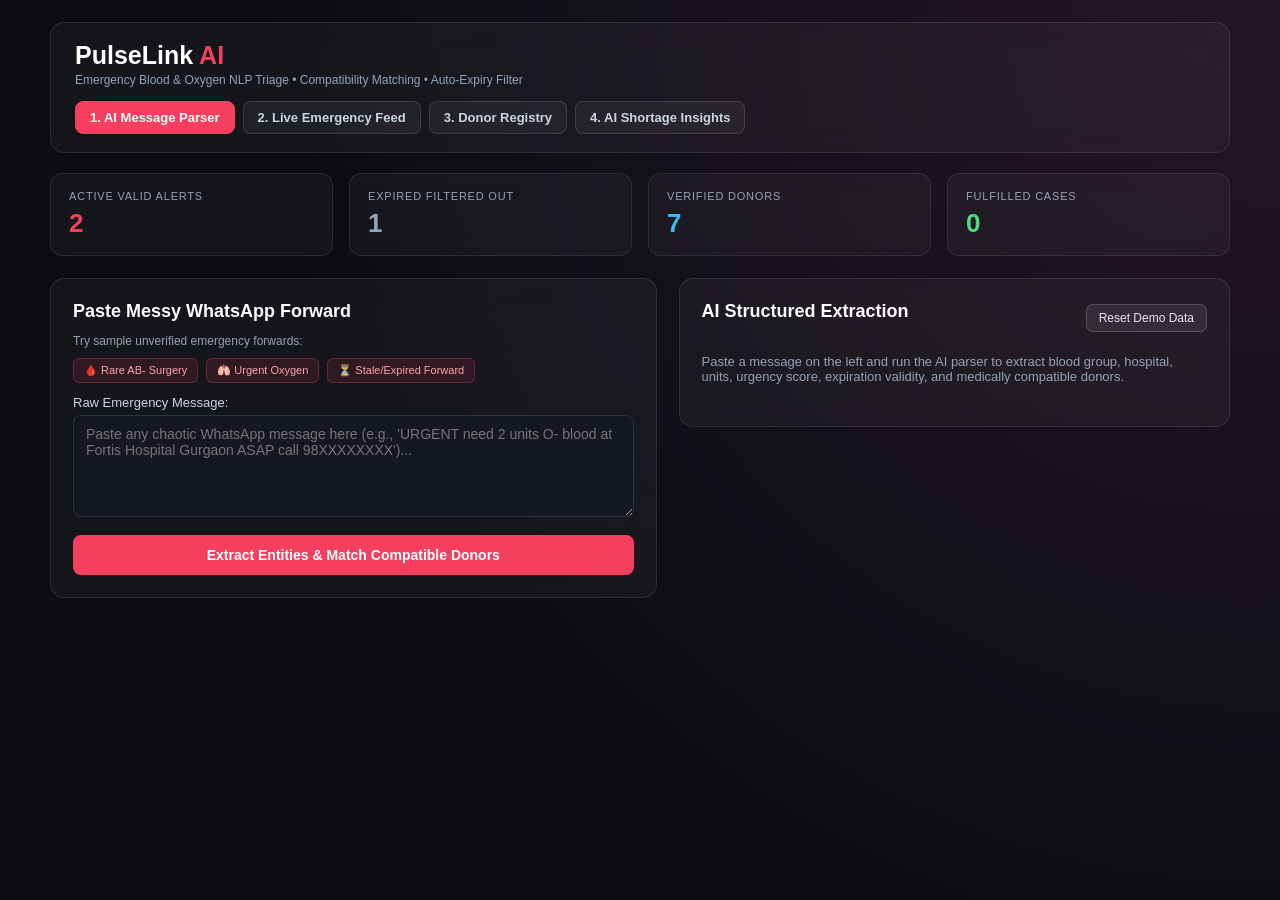
<file: Index.html>
<!DOCTYPE html>
<html lang="en">
<head>
  <meta charset="UTF-8">
  <meta name="viewport" content="width=device-width, initial-scale=1.0">
  <title>PulseLink AI — Emergency Message Parser</title>
  <link rel="stylesheet" href="style.css">
  <script src="https://code.jquery.com/jquery-3.7.1.min.js"></script>
  <script src="ai-engine.js"></script>
</head>
<body>
  <div class="main_container">
    
    <!-- Shared Header -->
    <div class="header_box">
      <div>
        <h1 class="brand_title">PulseLink <span>AI</span></h1>
        <p class="brand_sub">Emergency Blood & Oxygen NLP Triage • Compatibility Matching • Auto-Expiry Filter</p>
      </div>
      <nav class="nav_links">
        <a href="index.html" class="active_page">1. AI Message Parser</a>
        <a href="feed.html">2. Live Emergency Feed</a>
        <a href="donors.html">3. Donor Registry</a>
        <a href="insights.html">4. AI Shortage Insights</a>
      </nav>
    </div>

    <!-- Top KPI Strip -->
    <div class="stats_row">
      <div class="stat_box">
        <p class="stat_label">Active Valid Alerts</p>
        <h2 id="kpi_active" style="color:#f43f5e;">0</h2>
      </div>
      <div class="stat_box">
        <p class="stat_label">Expired Filtered Out</p>
        <h2 id="kpi_expired" style="color:#94a3b8;">0</h2>
      </div>
      <div class="stat_box">
        <p class="stat_label">Verified Donors</p>
        <h2 id="kpi_donors" style="color:#38bdf8;">0</h2>
      </div>
      <div class="stat_box">
        <p class="stat_label">Fulfilled Cases</p>
        <h2 id="kpi_solved" style="color:#4ade80;">0</h2>
      </div>
    </div>

    <!-- Main Content -->
    <div class="grid_two">
      
      <!-- Left: Messy WhatsApp Input -->
      <div class="panel_card">
        <h3 class="section_title">Paste Messy WhatsApp Forward</h3>
        <p style="font-size:12px; color:#94a3b8; margin-bottom:10px;">Try sample unverified emergency forwards:</p>
        
        <div class="preset_row">
          <button type="button" class="preset_btn" data-sample="rare">🩸 Rare AB- Surgery</button>
          <button type="button" class="preset_btn" data-sample="oxygen">🫁 Urgent Oxygen</button>
          <button type="button" class="preset_btn" data-sample="expired">⏳ Stale/Expired Forward</button>
        </div>

        <label class="input_label">Raw Emergency Message:</label>
        <textarea id="raw_whatsapp_input" rows="5" placeholder="Paste any chaotic WhatsApp message here (e.g., 'URGENT need 2 units O- blood at Fortis Hospital Gurgaon ASAP call 98XXXXXXXX')..."></textarea>

        <button id="btn_parse_ai" class="btn_primary">Extract Entities & Match Compatible Donors</button>
      </div>

      <!-- Right: Structured AI Output + Matched Donors -->
      <div class="panel_card">
        <div style="display:flex; justify-content:space-between; align-items:center;">
          <h3 class="section_title">AI Structured Extraction</h3>
          <button id="btn_reset_all" class="btn_secondary">Reset Demo Data</button>
        </div>

        <div id="parser_placeholder" style="color:#94a3b8; font-size:13px; padding:20px 0;">
          Paste a message on the left and run the AI parser to extract blood group, hospital, units, urgency score, expiration validity, and medically compatible donors.
        </div>

        <div id="ai_parsed_output" style="display:none;">
          <div class="ai_box">
            <div style="display:flex; justify-content:space-between; align-items:center; margin-bottom:8px;">
              <strong style="color:#fda4af; font-size:15px;" id="out_title"></strong>
              <span id="out_badge" class="badge_critical"></span>
            </div>
            <p id="out_details"></p>
            <div class="chip_row" id="out_chips"></div>
          </div>

          <h4 style="margin-top:16px; margin-bottom:8px; font-size:14px; color:#38bdf8;">
            Auto-Matched Compatible Donors (<span id="match_count">0</span>):
          </h4>
          <div id="matched_donors_list"></div>

          <button id="btn_publish_feed" class="btn_primary" style="background:#38bdf8; color:#0b0d12;">
            Publish Verified Card to Live Emergency Feed →
          </button>
        </div>
      </div>

    </div>
  </div>

  <script>
    $(document).ready(function() {
      var latestParsed = null;
      var latestRaw = "";

      function updateStats() {
        var allReqs = PulseAI.getRequests();
        var validActive = PulseAI.filterValidRequests(allReqs, false).filter(function(r) { return r.status === "Active"; });
        var expiredCount = allReqs.filter(function(r) { return r.expiresAt < Date.now(); }).length;
        var solvedCount = allReqs.filter(function(r) { return r.status === "Fulfilled"; }).length;

        $("#kpi_active").text(validActive.length);
        $("#kpi_expired").text(expiredCount);
        $("#kpi_donors").text(PulseAI.getDonors().length);
        $("#kpi_solved").text(solvedCount);
      }

      // Sample WhatsApp Forwards (Anonymized with letters & 98XXXXXXXX)
      $(".preset_btn").click(function() {
        var type = $(this).data("sample");
        if (type === "rare") {
          $("#raw_whatsapp_input").val("URGENT!! Accident victim needs 3 units AB- blood immediately at Max Hospital Gurgaon. Family in panic please forward! Call K 98XXXXXXXX ASAP");
        } else if (type === "oxygen") {
          $("#raw_whatsapp_input").val("CRITICAL: Senior citizen SpO2 dropping fast at Sector 49 Gurgaon, need 1 oxygen cylinder immediately! Contact L 98XXXXXXXX");
        } else if (type === "expired") {
          $("#raw_whatsapp_input").val("Forwarded many times: Needed 2 units O+ blood at Civil Hospital yesterday morning, call M 98XXXXXXXX");
        }
      });

      // Run AI NLP Parser
      $("#btn_parse_ai").click(function() {
        var raw = $("#raw_whatsapp_input").val().trim();
        if (!raw) {
          alert("Please paste an emergency message first.");
          return;
        }

        latestRaw = raw;
        latestParsed = PulseAI.parseEmergencyMessage(raw);
        var matches = PulseAI.findCompatibleDonors(latestParsed.resourceType, latestParsed.bloodGroup);

        $("#parser_placeholder").hide();
        $("#ai_parsed_output").fadeIn();

        $("#out_title").text(latestParsed.resourceType + (latestParsed.bloodGroup !== "N/A" ? " (" + latestParsed.bloodGroup + ")" : ""));
        $("#out_badge")
          .attr("class", latestParsed.isExpired ? "badge_expired" : (latestParsed.priority === "Critical" ? "badge_critical" : "badge_moderate"))
          .text(latestParsed.isExpired ? "EXPIRED FORWARD" : latestParsed.priority + " • " + latestParsed.urgencyScore + "% Risk");

        $("#out_details").html(
          "<b>Hospital / Location:</b> " + latestParsed.hospital + "<br>" +
          "<b>Contact:</b> " + latestParsed.phone + " • <b>AI Extraction Confidence:</b> " + latestParsed.confidence + "%"
        );

        $("#out_chips").html(
          "<span class='info_chip'>Quantity: " + latestParsed.units + " Unit(s)</span>" +
          "<span class='info_chip'>Validity: " + (latestParsed.isExpired ? "Stale / Expired" : "Active for " + latestParsed.validHours + " hrs") + "</span>"
        );

        $("#match_count").text(matches.length);
        $("#matched_donors_list").empty();

        if (matches.length === 0) {
          $("#matched_donors_list").html("<p style='font-size:12px; color:#f87171;'>No direct donors in registry. Recommend broadcasting to partner blood banks.</p>");
        } else {
          for (var i = 0; i < matches.length; i++) {
            var d = matches[i];
            var compatNote = (d.resource === "Blood")
              ? "Blood Type: <b>" + d.blood + "</b> (Medically Compatible)"
              : "Resource: <b>" + d.resource + "</b>";

            $("#matched_donors_list").append(
              "<div class='req_card' style='padding:10px 12px; margin-bottom:8px;'>" +
                "<div style='display:flex; justify-content:space-between;'>" +
                  "<strong>" + d.name + "</strong>" +
                  "<span style='color:#4ade80; font-size:12px;'>" + d.phone + "</span>" +
                "</div>" +
                "<div style='font-size:12px; color:#94a3b8; margin-top:3px;'>" + compatNote + " • " + d.area + "</div>" +
              "</div>"
            );
          }
        }
      });

      // Save Structured Card to Feed
      $("#btn_publish_feed").click(function() {
        if (!latestParsed) return;

        var list = PulseAI.getRequests();
        list.unshift({
          id: Date.now(),
          resourceType: latestParsed.resourceType,
          bloodGroup: latestParsed.bloodGroup,
          units: latestParsed.units,
          hospital: latestParsed.hospital,
          phone: latestParsed.phone,
          urgencyScore: latestParsed.urgencyScore,
          priority: latestParsed.priority,
          rawMessage: latestRaw,
          createdAt: Date.now(),
          expiresAt: latestParsed.expiresAt,
          status: "Active"
        });
        PulseAI.saveRequests(list);
        window.location.href = "feed.html";
      });

      $("#btn_reset_all").click(function() {
        PulseAI.resetAll();
        location.reload();
      });

      updateStats();
    });
  </script>
</body>
</html>
</file>
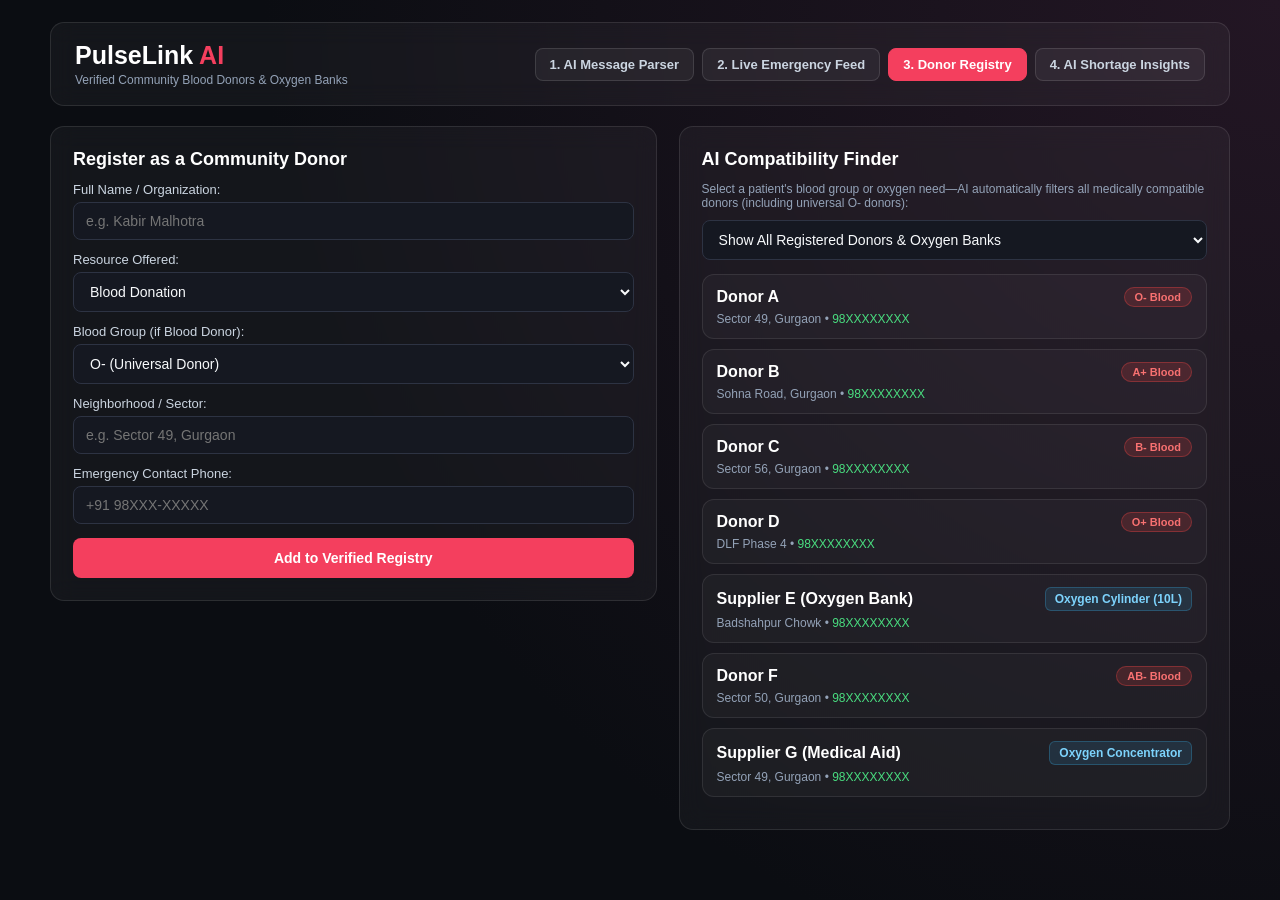
<file: donors.html>
<!DOCTYPE html>
<html lang="en">
<head>
  <meta charset="UTF-8">
  <meta name="viewport" content="width=device-width, initial-scale=1.0">
  <title>PulseLink AI — Donor & Resource Registry</title>
  <link rel="stylesheet" href="style.css">
  <script src="https://code.jquery.com/jquery-3.7.1.min.js"></script>
  <script src="ai-engine.js"></script>
</head>
<body>
  <div class="main_container">
    
    <!-- Shared Header -->
    <div class="header_box">
      <div>
        <h1 class="brand_title">PulseLink <span>AI</span></h1>
        <p class="brand_sub">Verified Community Blood Donors & Oxygen Banks</p>
      </div>
      <nav class="nav_links">
        <a href="index.html">1. AI Message Parser</a>
        <a href="feed.html">2. Live Emergency Feed</a>
        <a href="donors.html" class="active_page">3. Donor Registry</a>
        <a href="insights.html">4. AI Shortage Insights</a>
      </nav>
    </div>

    <div class="grid_two">
      
      <!-- Left: Register New Donor / Oxygen Supplier -->
      <div class="panel_card">
        <h3 class="section_title">Register as a Community Donor</h3>

        <label class="input_label">Full Name / Organization:</label>
        <input type="text" id="donor_name" placeholder="e.g. Kabir Malhotra">

        <label class="input_label">Resource Offered:</label>
        <select id="donor_resource">
          <option value="Blood">Blood Donation</option>
          <option value="Oxygen Cylinder (10L)">Oxygen Cylinder (10L)</option>
          <option value="Oxygen Concentrator">Oxygen Concentrator</option>
        </select>

        <label class="input_label">Blood Group (if Blood Donor):</label>
        <select id="donor_blood">
          <option value="O-">O- (Universal Donor)</option>
          <option value="O+">O+</option>
          <option value="A-">A-</option>
          <option value="A+">A+</option>
          <option value="B-">B-</option>
          <option value="B+">B+</option>
          <option value="AB-">AB-</option>
          <option value="AB+">AB+</option>
        </select>

        <label class="input_label">Neighborhood / Sector:</label>
        <input type="text" id="donor_area" placeholder="e.g. Sector 49, Gurgaon">

        <label class="input_label">Emergency Contact Phone:</label>
        <input type="text" id="donor_phone" placeholder="+91 98XXX-XXXXX">

        <button id="btn_add_donor" class="btn_primary">Add to Verified Registry</button>
      </div>

      <!-- Right: AI Compatibility Filter & Directory -->
      <div class="panel_card">
        <h3 class="section_title">AI Compatibility Finder</h3>
        <p style="font-size:12px; color:#94a3b8; margin-bottom:10px;">
          Select a patient's blood group or oxygen need—AI automatically filters all medically compatible donors (including universal O- donors):
        </p>

        <select id="patient_need_filter" style="margin-bottom:14px;">
          <option value="ALL">Show All Registered Donors & Oxygen Banks</option>
          <option value="O-">Patient Needs: O- Blood</option>
          <option value="O+">Patient Needs: O+ Blood</option>
          <option value="A-">Patient Needs: A- Blood</option>
          <option value="A+">Patient Needs: A+ Blood</option>
          <option value="B-">Patient Needs: B- Blood</option>
          <option value="B+">Patient Needs: B+ Blood</option>
          <option value="AB-">Patient Needs: AB- Blood</option>
          <option value="AB+">Patient Needs: AB+ Blood</option>
          <option value="OXYGEN">Patient Needs: Oxygen Cylinder / Concentrator</option>
        </select>

        <div id="donors_list_container"></div>
      </div>

    </div>
  </div>

  <script>
    $(document).ready(function() {

      function renderDonors() {
        var filterVal = $("#patient_need_filter").val();
        var list = [];

        if (filterVal === "ALL") {
          list = PulseAI.getDonors();
        } else if (filterVal === "OXYGEN") {
          list = PulseAI.findCompatibleDonors("Oxygen Cylinder", "N/A");
        } else {
          list = PulseAI.findCompatibleDonors("Blood", filterVal);
        }

        var container = $("#donors_list_container");
        container.empty();

        for (var i = 0; i < list.length; i++) {
          var d = list[i];
          var tag = (d.resource === "Blood")
            ? "<span class='badge_critical'>" + d.blood + " Blood</span>"
            : "<span class='info_chip'>" + d.resource + "</span>";

          container.append(
            "<div class='req_card' style='padding:12px 14px; margin-bottom:10px;'>" +
              "<div style='display:flex; justify-content:space-between; align-items:center;'>" +
                "<strong style='color:#fff;'>" + d.name + "</strong>" +
                tag +
              "</div>" +
              "<p style='font-size:12px; color:#94a3b8; margin-top:5px;'>" + d.area + " • <span style='color:#4ade80;'>" + d.phone + "</span></p>" +
            "</div>"
          );
        }
      }

      $("#btn_add_donor").click(function() {
        var name = $("#donor_name").val().trim();
        var resource = $("#donor_resource").val();
        var blood = (resource === "Blood") ? $("#donor_blood").val() : "N/A";
        var area = $("#donor_area").val().trim();
        var phone = $("#donor_phone").val().trim();

        if (!name || !area || !phone) {
          alert("Please fill in name, area, and phone number.");
          return;
        }

        var donors = PulseAI.getDonors();
        donors.unshift({
          id: Date.now(),
          name: name,
          blood: blood,
          resource: resource,
          area: area,
          phone: phone,
          available: true
        });
        PulseAI.saveDonors(donors);

        $("#donor_name, #donor_area, #donor_phone").val("");
        renderDonors();
      });

      $("#patient_need_filter").change(renderDonors);
      renderDonors();
    });
  </script>
</body>
</html>
</file>
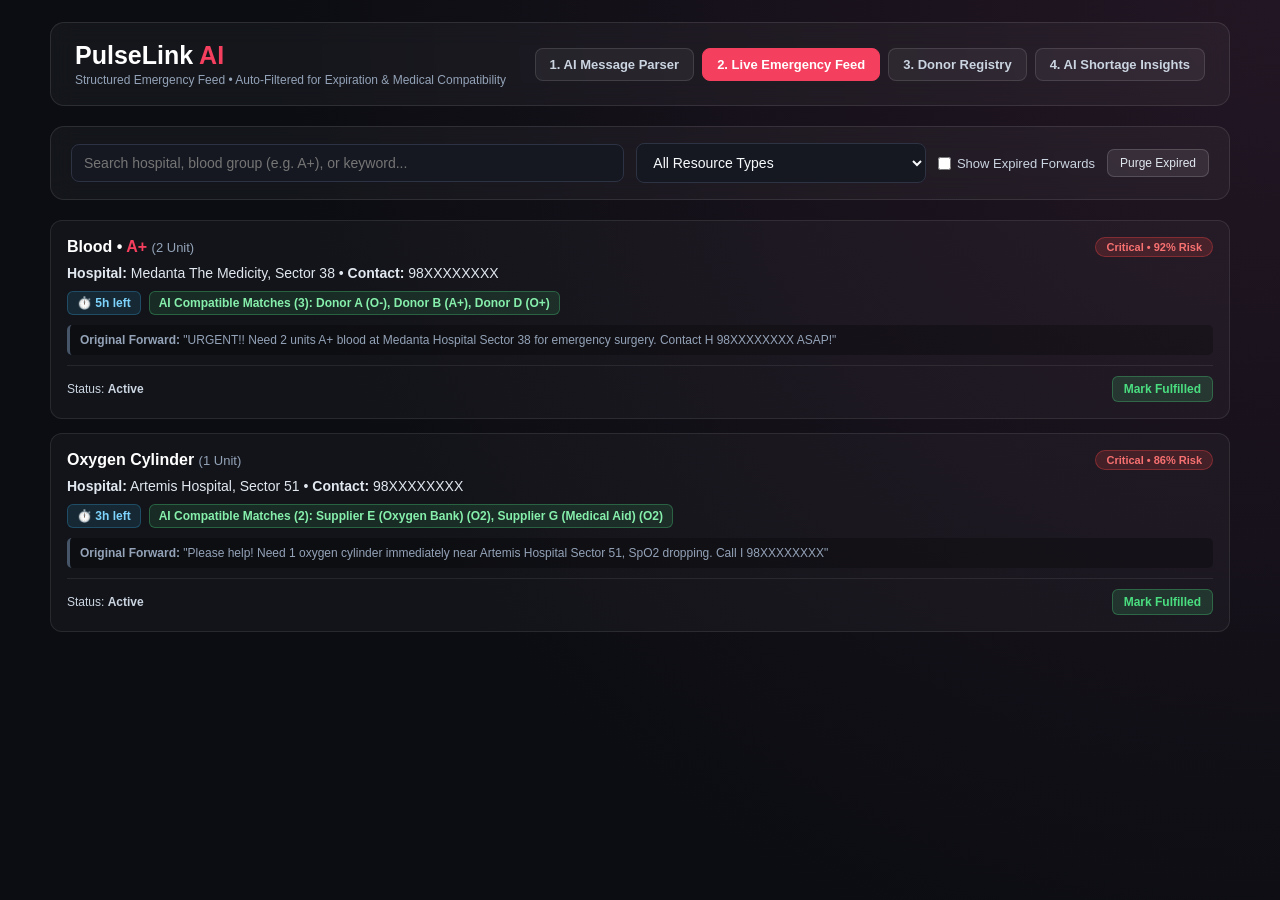
<file: feed.html>
<!DOCTYPE html>
<html lang="en">
<head>
  <meta charset="UTF-8">
  <meta name="viewport" content="width=device-width, initial-scale=1.0">
  <title>PulseLink AI — Live Emergency Feed</title>
  <link rel="stylesheet" href="style.css">
  <script src="https://code.jquery.com/jquery-3.7.1.min.js"></script>
  <script src="ai-engine.js"></script>
</head>
<body>
  <div class="main_container">
    
    <!-- Shared Header -->
    <div class="header_box">
      <div>
        <h1 class="brand_title">PulseLink <span>AI</span></h1>
        <p class="brand_sub">Structured Emergency Feed • Auto-Filtered for Expiration & Medical Compatibility</p>
      </div>
      <nav class="nav_links">
        <a href="index.html">1. AI Message Parser</a>
        <a href="feed.html" class="active_page">2. Live Emergency Feed</a>
        <a href="donors.html">3. Donor Registry</a>
        <a href="insights.html">4. AI Shortage Insights</a>
      </nav>
    </div>

    <!-- Filter Controls -->
    <div class="panel_card" style="padding:16px 20px;">
      <div style="display:flex; gap:12px; flex-wrap:wrap; align-items:center;">
        <input type="text" id="feed_search" placeholder="Search hospital, blood group (e.g. A+), or keyword..." style="flex:2; min-width:200px;">
        <select id="feed_resource_filter" style="flex:1; min-width:150px;">
          <option value="All">All Resource Types</option>
          <option value="Blood">Blood Requests</option>
          <option value="Oxygen Cylinder">Oxygen Cylinders</option>
        </select>
        <label style="display:flex; align-items:center; gap:6px; font-size:13px; color:#cbd5e1; cursor:pointer;">
          <input type="checkbox" id="toggle_expired" style="width:auto;"> Show Expired Forwards
        </label>
        <button id="btn_purge_expired" class="btn_secondary">Purge Expired</button>
      </div>
    </div>

    <!-- Feed List -->
    <div id="emergency_cards_container"></div>

  </div>

  <script>
    $(document).ready(function() {

      function renderFeed() {
        var includeExpired = $("#toggle_expired").is(":checked");
        var searchQuery = $("#feed_search").val().toLowerCase().trim();
        var resourceFilter = $("#feed_resource_filter").val();

        var allReqs = PulseAI.getRequests();
        var filtered = PulseAI.filterValidRequests(allReqs, includeExpired);

        // Sort highest urgency score first
        filtered.sort(function(a, b) { return b.urgencyScore - a.urgencyScore; });

        var container = $("#emergency_cards_container");
        container.empty();

        var renderedCount = 0;

        for (var i = 0; i < filtered.length; i++) {
          var req = filtered[i];

          if (resourceFilter !== "All" && req.resourceType !== resourceFilter) continue;
          if (searchQuery !== "" &&
              !req.hospital.toLowerCase().includes(searchQuery) &&
              !req.bloodGroup.toLowerCase().includes(searchQuery) &&
              !req.rawMessage.toLowerCase().includes(searchQuery)) {
            continue;
          }

          renderedCount++;
          var compatibleDonors = PulseAI.findCompatibleDonors(req.resourceType, req.bloodGroup);
          var donorNames = compatibleDonors.length > 0
            ? compatibleDonors.map(function(d) { return d.name + " (" + (d.resource === "Blood" ? d.blood : "O2") + ")"; }).join(", ")
            : "None currently available";

          var badgeClass = req.isExpired ? "badge_expired" : (req.priority === "Critical" ? "badge_critical" : "badge_moderate");
          var badgeText = req.isExpired ? "EXPIRED" : (req.priority + " • " + req.urgencyScore + "% Risk");

          var actionHtml = (req.status === "Fulfilled")
            ? "<span style='color:#4ade80; font-weight:700;'>✓ Fulfilled</span>"
            : "<button class='btn_fulfill' data-id='" + req.id + "'>Mark Fulfilled</button>";

          container.append(
            "<div class='req_card' style='" + (req.isExpired ? "opacity:0.6;" : "") + "'>" +
              "<div class='card_top'>" +
                "<span style='font-size:16px; font-weight:700; color:#fff;'>" +
                  req.resourceType + (req.bloodGroup !== "N/A" ? " • <span style='color:#f43f5e;'>" + req.bloodGroup + "</span>" : "") +
                  " <span style='color:#94a3b8; font-weight:400; font-size:13px;'>(" + req.units + " Unit)</span>" +
                "</span>" +
                "<span class='" + badgeClass + "'>" + badgeText + "</span>" +
              "</div>" +
              "<p style='font-size:14px; color:#e2e8f0; margin-bottom:6px;'><b>Hospital:</b> " + req.hospital + " • <b>Contact:</b> " + req.phone + "</p>" +
              "<div class='chip_row'>" +
                "<span class='info_chip'>⏱️ " + req.timeLabel + "</span>" +
                "<span class='info_chip' style='background:rgba(74,222,128,0.12); border-color:rgba(74,222,128,0.3); color:#86efac;'>" +
                  "AI Compatible Matches (" + compatibleDonors.length + "): " + donorNames +
                "</span>" +
              "</div>" +
              "<div class='raw_quote'><b>Original Forward:</b> \"" + req.rawMessage + "\"</div>" +
              "<div class='card_footer'>" +
                "<span>Status: <b>" + req.status + "</b></span>" +
                actionHtml +
              "</div>" +
            "</div>"
          );
        }

        if (renderedCount === 0) {
          container.html("<div class='panel_card' style='text-align:center; color:#94a3b8;'>No matching active requests found. Expired forwards are automatically hidden by AI filtering.</div>");
        }
      }

      $(document).on("click", ".btn_fulfill", function() {
        var targetId = $(this).data("id");
        var list = PulseAI.getRequests();
        for (var i = 0; i < list.length; i++) {
          if (list[i].id === targetId) list[i].status = "Fulfilled";
        }
        PulseAI.saveRequests(list);
        renderFeed();
      });

      $("#btn_purge_expired").click(function() {
        var validOnly = PulseAI.filterValidRequests(PulseAI.getRequests(), false);
        PulseAI.saveRequests(validOnly);
        renderFeed();
      });

      $("#feed_search").on("keyup", renderFeed);
      $("#feed_resource_filter, #toggle_expired").change(renderFeed);

      renderFeed();
    });
  </script>
</body>
</html>
</file>
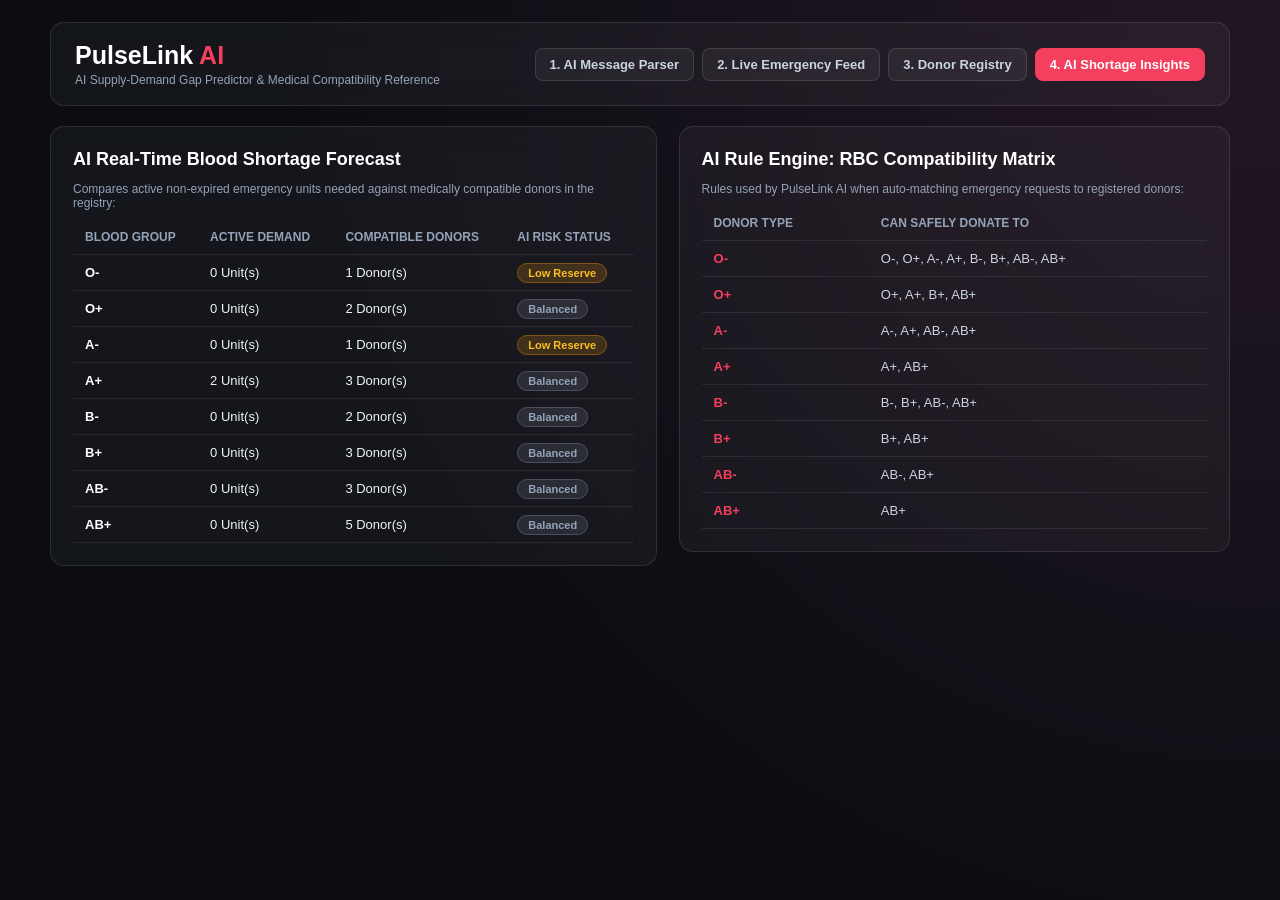
<file: insights.html>
<!DOCTYPE html>
<html lang="en">
<head>
  <meta charset="UTF-8">
  <meta name="viewport" content="width=device-width, initial-scale=1.0">
  <title>PulseLink AI — Shortage Insights & Compatibility</title>
  <link rel="stylesheet" href="style.css">
  <script src="https://code.jquery.com/jquery-3.7.1.min.js"></script>
  <script src="ai-engine.js"></script>
</head>
<body>
  <div class="main_container">
    
    <!-- Shared Header -->
    <div class="header_box">
      <div>
        <h1 class="brand_title">PulseLink <span>AI</span></h1>
        <p class="brand_sub">AI Supply-Demand Gap Predictor & Medical Compatibility Reference</p>
      </div>
      <nav class="nav_links">
        <a href="index.html">1. AI Message Parser</a>
        <a href="feed.html">2. Live Emergency Feed</a>
        <a href="donors.html">3. Donor Registry</a>
        <a href="insights.html" class="active_page">4. AI Shortage Insights</a>
      </nav>
    </div>

    <div class="grid_two">
      
      <!-- Left: AI Supply vs Demand Gap Report -->
      <div class="panel_card">
        <h3 class="section_title">AI Real-Time Blood Shortage Forecast</h3>
        <p style="font-size:12px; color:#94a3b8; margin-bottom:10px;">
          Compares active non-expired emergency units needed against medically compatible donors in the registry:
        </p>

        <table>
          <thead>
            <tr>
              <th>Blood Group</th>
              <th>Active Demand</th>
              <th>Compatible Donors</th>
              <th>AI Risk Status</th>
            </tr>
          </thead>
          <tbody id="shortage_table_body"></tbody>
        </table>
      </div>

      <!-- Right: Blood Compatibility Knowledge Base -->
      <div class="panel_card">
        <h3 class="section_title">AI Rule Engine: RBC Compatibility Matrix</h3>
        <p style="font-size:12px; color:#94a3b8; margin-bottom:10px;">
          Rules used by PulseLink AI when auto-matching emergency requests to registered donors:
        </p>

        <table>
          <thead>
            <tr>
              <th>Donor Type</th>
              <th>Can Safely Donate To</th>
            </tr>
          </thead>
          <tbody id="matrix_table_body"></tbody>
        </table>
      </div>

    </div>
  </div>

  <script>
    $(document).ready(function() {
      var shortageReport = PulseAI.analyzeShortages();
      var tbody = $("#shortage_table_body");

      for (var i = 0; i < shortageReport.length; i++) {
        var row = shortageReport[i];
        var badge = "badge_expired";
        if (row.risk === "Critical Shortage") badge = "badge_critical";
        else if (row.risk === "Low Reserve") badge = "badge_moderate";

        tbody.append(
          "<tr>" +
            "<td><strong style='color:#fff;'>" + row.bloodGroup + "</strong></td>" +
            "<td>" + row.demandUnits + " Unit(s)</td>" +
            "<td>" + row.compatibleSupply + " Donor(s)</td>" +
            "<td><span class='" + badge + "'>" + row.risk + "</span></td>" +
          "</tr>"
        );
      }

      var matrixBody = $("#matrix_table_body");
      var rules = PulseAI.BLOOD_COMPATIBILITY;
      Object.keys(rules).forEach(function(donorType) {
        matrixBody.append(
          "<tr>" +
            "<td><strong style='color:#f43f5e;'>" + donorType + "</strong></td>" +
            "<td style='color:#cbd5e1;'>" + rules[donorType].join(", ") + "</td>" +
          "</tr>"
        );
      });
    });
  </script>
</body>
</html>
</file>
<file: style.css>
* {
  box-sizing: border-box;
  margin: 0;
  padding: 0;
  font-family: 'Segoe UI', Tahoma, Geneva, Verdana, sans-serif;
}

body {
  background-color: #0b0d12;
  background-image: radial-gradient(circle at top right, #231624 0%, #0b0d12 65%);
  color: #f1f5f9;
  padding: 22px 20px;
  min-height: 100vh;
}

.main_container {
  max-width: 1180px;
  margin: 0 auto;
}

/* Header & Multi-Page Navigation */
.header_box {
  display: flex;
  justify-content: space-between;
  align-items: center;
  flex-wrap: wrap;
  gap: 14px;
  background: rgba(255, 255, 255, 0.04);
  border: 1px solid rgba(255, 255, 255, 0.1);
  backdrop-filter: blur(12px);
  padding: 18px 24px;
  border-radius: 14px;
  margin-bottom: 20px;
}

.brand_title {
  font-size: 25px;
  font-weight: 700;
  color: #ffffff;
}

.brand_title span {
  color: #f43f5e;
}

.brand_sub {
  font-size: 12px;
  color: #94a3b8;
  margin-top: 3px;
}

.nav_links {
  display: flex;
  gap: 8px;
  flex-wrap: wrap;
}

.nav_links a {
  text-decoration: none;
  color: #cbd5e1;
  background: rgba(255, 255, 255, 0.05);
  border: 1px solid rgba(255, 255, 255, 0.12);
  padding: 8px 14px;
  border-radius: 8px;
  font-size: 13px;
  font-weight: 600;
  transition: 0.2s;
}

.nav_links a:hover {
  background: rgba(244, 63, 94, 0.18);
  border-color: #f43f5e;
  color: #ffffff;
}

.nav_links a.active_page {
  background: #f43f5e;
  border-color: #f43f5e;
  color: #ffffff;
}

/* Stats Bar */
.stats_row {
  display: grid;
  grid-template-columns: repeat(4, 1fr);
  gap: 16px;
  margin-bottom: 22px;
}

.stat_box {
  background: rgba(255, 255, 255, 0.04);
  border: 1px solid rgba(255, 255, 255, 0.09);
  backdrop-filter: blur(10px);
  padding: 16px 18px;
  border-radius: 12px;
}

.stat_label {
  font-size: 11px;
  text-transform: uppercase;
  letter-spacing: 0.8px;
  color: #94a3b8;
}

.stat_box h2 {
  margin-top: 6px;
  font-size: 26px;
  color: #ffffff;
}

/* Panels & Layouts */
.grid_two {
  display: grid;
  grid-template-columns: 1.1fr 1fr;
  gap: 22px;
  align-items: start;
}

.panel_card {
  background: rgba(255, 255, 255, 0.04);
  border: 1px solid rgba(255, 255, 255, 0.1);
  backdrop-filter: blur(12px);
  padding: 22px;
  border-radius: 14px;
  margin-bottom: 20px;
}

.section_title {
  font-size: 18px;
  color: #ffffff;
  margin-bottom: 12px;
}

/* Inputs & Buttons */
.input_label {
  display: block;
  margin-top: 12px;
  margin-bottom: 5px;
  font-size: 13px;
  color: #cbd5e1;
}

input, textarea, select {
  width: 100%;
  padding: 10px 12px;
  background-color: #151821;
  border: 1px solid #2d3343;
  border-radius: 8px;
  color: #f8fafc;
  font-size: 14px;
  outline: none;
}

input:focus, textarea:focus, select:focus {
  border-color: #f43f5e;
}

.btn_primary {
  margin-top: 14px;
  width: 100%;
  padding: 12px;
  background-color: #f43f5e;
  color: #ffffff;
  font-weight: 700;
  border: none;
  border-radius: 8px;
  font-size: 14px;
  cursor: pointer;
  transition: 0.2s;
}

.btn_primary:hover {
  background-color: #e11d48;
}

.btn_secondary {
  background: rgba(255, 255, 255, 0.08);
  color: #e2e8f0;
  border: 1px solid rgba(255, 255, 255, 0.16);
  padding: 6px 12px;
  border-radius: 7px;
  font-size: 12px;
  cursor: pointer;
}

.btn_secondary:hover {
  background: rgba(255, 255, 255, 0.16);
}

.preset_row {
  display: flex;
  gap: 8px;
  flex-wrap: wrap;
  margin-bottom: 10px;
}

.preset_btn {
  background: rgba(244, 63, 94, 0.12);
  border: 1px solid rgba(244, 63, 94, 0.3);
  color: #fda4af;
  padding: 5px 10px;
  border-radius: 6px;
  font-size: 11px;
  cursor: pointer;
}

.preset_btn:hover {
  background: rgba(244, 63, 94, 0.25);
}

/* Badges & Cards */
.req_card {
  background: rgba(255, 255, 255, 0.03);
  border: 1px solid rgba(255, 255, 255, 0.09);
  padding: 16px;
  border-radius: 12px;
  margin-bottom: 14px;
}

.card_top {
  display: flex;
  justify-content: space-between;
  align-items: center;
  gap: 10px;
  margin-bottom: 8px;
}

.badge_critical {
  background: rgba(239, 68, 68, 0.18);
  color: #f87171;
  border: 1px solid rgba(239, 68, 68, 0.35);
  padding: 3px 10px;
  border-radius: 20px;
  font-size: 11px;
  font-weight: 700;
}

.badge_moderate {
  background: rgba(245, 158, 11, 0.18);
  color: #fbbf24;
  border: 1px solid rgba(245, 158, 11, 0.35);
  padding: 3px 10px;
  border-radius: 20px;
  font-size: 11px;
  font-weight: 700;
}

.badge_expired {
  background: rgba(148, 163, 184, 0.15);
  color: #94a3b8;
  border: 1px solid rgba(148, 163, 184, 0.3);
  padding: 3px 10px;
  border-radius: 20px;
  font-size: 11px;
  font-weight: 700;
}

.chip_row {
  display: flex;
  gap: 8px;
  flex-wrap: wrap;
  margin: 10px 0;
}

.info_chip {
  background: rgba(56, 189, 248, 0.12);
  border: 1px solid rgba(56, 189, 248, 0.25);
  color: #7dd3fc;
  padding: 4px 9px;
  border-radius: 6px;
  font-size: 12px;
  font-weight: 600;
}

.raw_quote {
  font-size: 12px;
  color: #94a3b8;
  background: rgba(0, 0, 0, 0.28);
  padding: 8px 10px;
  border-left: 3px solid #475569;
  border-radius: 5px;
  margin-bottom: 10px;
}

.card_footer {
  display: flex;
  justify-content: space-between;
  align-items: center;
  padding-top: 10px;
  border-top: 1px solid rgba(255, 255, 255, 0.08);
  font-size: 12px;
  color: #cbd5e1;
}

.btn_fulfill {
  background: rgba(74, 222, 128, 0.15);
  color: #4ade80;
  border: 1px solid rgba(74, 222, 128, 0.3);
  padding: 5px 11px;
  border-radius: 6px;
  cursor: pointer;
  font-size: 12px;
  font-weight: 600;
}

.btn_fulfill:hover {
  background: #4ade80;
  color: #0b0d12;
}

/* AI Output & Tables */
.ai_box {
  background: rgba(244, 63, 94, 0.08);
  border: 1px solid rgba(244, 63, 94, 0.3);
  padding: 15px;
  border-radius: 10px;
  margin-top: 14px;
  font-size: 13px;
  line-height: 1.6;
}

table {
  width: 100%;
  border-collapse: collapse;
  margin-top: 10px;
  font-size: 13px;
}

th, td {
  text-align: left;
  padding: 10px 12px;
  border-bottom: 1px solid rgba(255, 255, 255, 0.08);
}

th {
  color: #94a3b8;
  font-size: 12px;
  text-transform: uppercase;
}

@media (max-width: 850px) {
  .grid_two { grid-template-columns: 1fr; }
  .stats_row { grid-template-columns: repeat(2, 1fr); }
}
</file>
